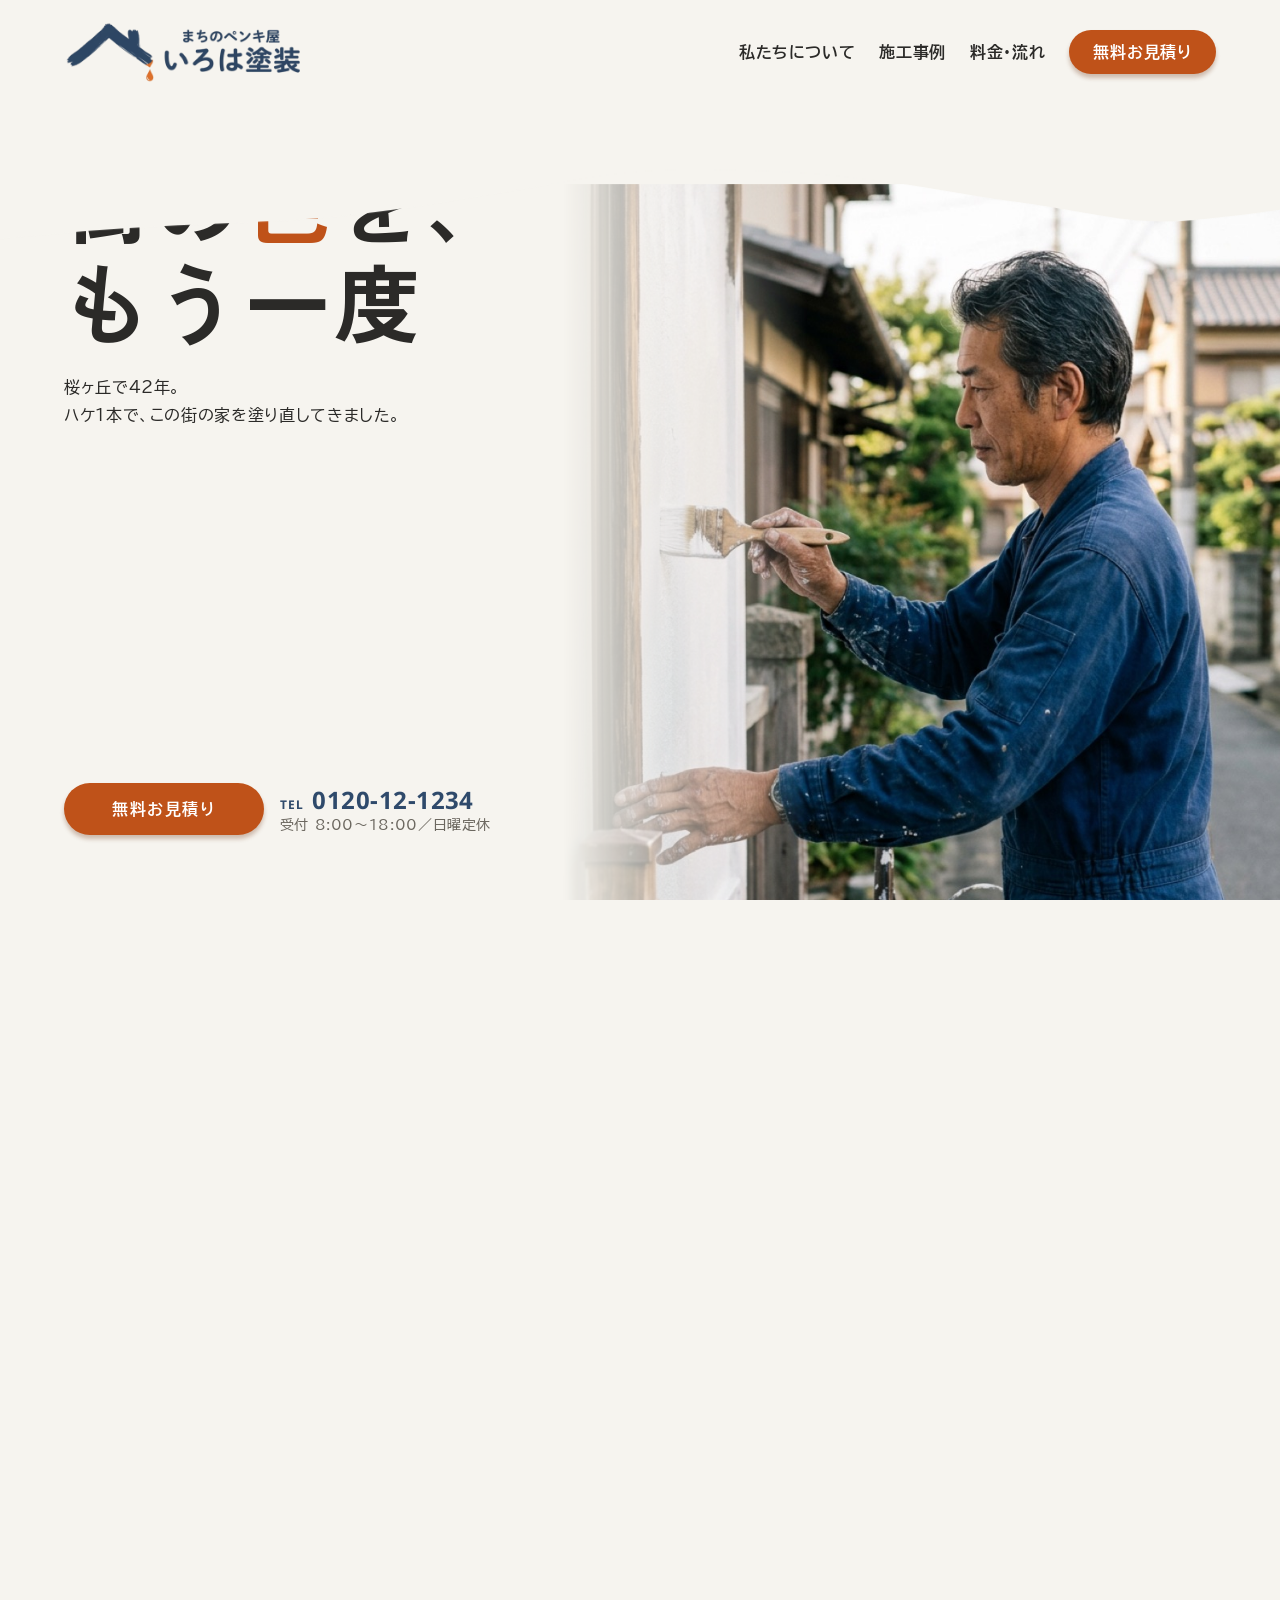
<file: index.html>
<!DOCTYPE html>
<html lang="ja">
<head>
  <meta charset="UTF-8">
  <meta name="viewport" content="width=device-width, initial-scale=1">
  <!-- 架空の番号なので、iPhoneが電話番号を自動でリンクにしないようにする -->
  <meta name="format-detection" content="telephone=no">
  <title>まちのペンキ屋 いろは塗装｜桜ヶ丘市の外壁・屋根塗装</title>
  <meta name="description" content="桜ヶ丘で42年。自社職人が見積りから施工、点検まで担当する、地域密着の外壁・屋根塗装店です。見積り無料。">

  <!-- Google Fonts：見出し=Zen Kaku Gothic Antique / 本文=BIZ UDPGothic / 数字・英字=Noto Sans -->
  <link rel="preconnect" href="https://fonts.googleapis.com">
  <link rel="preconnect" href="https://fonts.gstatic.com" crossorigin>
  <link href="https://fonts.googleapis.com/css2?family=BIZ+UDPGothic:wght@400;700&family=Noto+Sans:wght@400;700&family=Zen+Kaku+Gothic+Antique:wght@700&display=swap" rel="stylesheet">

  <link rel="stylesheet" href="css/reset.css">
  <link rel="stylesheet" href="css/style.css">
</head>
<body>

  <!-- ① ヘッダー -->
  <header class="header">
    <a class="header__logo" href="index.html">
      <img src="images/logo.png" alt="まちのペンキ屋 いろは塗装" width="560" height="150">
    </a>
    <nav class="header__nav" aria-label="メインメニュー">
      <ul class="header__nav-list">
        <li><a href="#message">私たちについて</a></li>
        <li><a href="#works">施工事例</a></li>
        <li><a href="#price">料金・流れ</a></li>
      </ul>
    </nav>
    <a class="button button--accent header__button" href="contact.html">無料お見積り</a>
  </header>

  <main>

    <!-- ② ヒーロー -->
    <section class="hero">
      <div class="hero__content">
        <h1 class="hero__title">街の<span class="hero__title-accent">色</span>を、<br>もう一度</h1>
        <p class="hero__lead">桜ヶ丘で42年。<br>ハケ1本で、この街の家を塗り直してきました。</p>
        <div class="hero__actions">
          <a class="button button--accent button--large" href="contact.html">無料お見積り</a>
          <p class="tel">
            <span class="tel__number">0120-12-1234</span>
            <span class="tel__time">受付 8:00〜18:00／日曜定休</span>
          </p>
        </div>
      </div>
      <div class="hero__media">
        <img src="images/photo/hero-painter.jpg" alt="藍色の作業着の職人が、ハケで外壁を丁寧に塗っている様子" width="893" height="1600">
      </div>
      <!-- ペンキの面。下端の波（写真の上端の波）ごと、スクロールで下へ流れる -->
      <div class="hero__paint" aria-hidden="true">
        <!-- 波が上下に揺れても切れないよう、描く範囲を広めに取っている。動きは js/drip.js -->
        <svg class="hero__wave" viewBox="0 0 1440 120" preserveAspectRatio="none">
          <path d="M0 0H1440V60C1300 74 1180 48 1020 52C840 56 700 46 520 54C340 62 160 66 0 70Z"/>
        </svg>
      </div>
    </section>

    <!-- ヒーローのあとに続く本編。ペンキで塗りつぶされたあと、ここが浮かび上がる -->
    <div class="page-rest">

      <!-- ③ 代表メッセージ -->
      <section class="message section" id="message">
        <div class="message__inner container">
          <img class="message__image" src="images/photo/message-owner.jpg" alt="いろは塗装 代表 伊呂波 誠の笑顔の写真" width="1600" height="872">
          <div class="message__text">
            <div>
              <p class="section-label">MESSAGE</p>
              <h2 class="heading">「うちに頼んでよかった」と<br>言われる仕事を。</h2>
              <div class="message__body">
                <p>父がこの店をはじめてから、42年が経ちました。</p>
                <p>塗装は、塗っているあいだより、塗ったあとの時間のほうがずっと長い仕事です。</p>
                <p>10年後に「やっぱりいろはさんでよかった」と言ってもらえるように、<br class="pc-only">見えない下地の作業から、ひと塗りずつ手を抜かずに仕上げます。</p>
              </div>
            </div>
            <p class="message__sign">いろは塗装 代表<span>伊呂波 誠</span></p>
          </div>
        </div>
      </section>

      <!-- ④ 実績の数字 -->
      <section class="numbers" aria-labelledby="numbers-title">
        <div class="container">
          <h2 id="numbers-title" class="visually-hidden">いろは塗装の実績</h2>
          <dl class="numbers__list">
            <div class="numbers__item">
              <dt>創業から</dt>
              <dd><span class="numbers__value">42</span>年</dd>
            </div>
            <div class="numbers__item">
              <dt>施工実績</dt>
              <dd><span class="numbers__value">3,200</span>件</dd>
            </div>
            <div class="numbers__item">
              <dt>ご紹介・リピート</dt>
              <dd><span class="numbers__value">68</span>%</dd>
            </div>
          </dl>
          <p class="note numbers__note">※2026年10月時点・自社集計</p>
        </div>
      </section>

      <!-- ⑤ お悩み -->
      <section class="trouble section">
        <div class="container">
          <div class="section-head">
            <p class="section-label">TROUBLE</p>
            <h2 class="heading">こんなお悩み、<br class="sp-only">まずはご相談ください。</h2>
          </div>
          <ul class="trouble__list">
            <li class="card">
              <img class="card__image" src="images/photo/trouble-fade.jpg" alt="日に焼けて色あせた外壁のアップ" width="1408" height="768" loading="lazy">
              <div class="card__body">
                <h3 class="card__title">外壁の色があせてきた</h3>
                <p>新築のころより、なんだかくすんで見える</p>
              </div>
            </li>
            <li class="card">
              <img class="card__image" src="images/photo/trouble-crack.jpg" alt="外壁に入った細いひび割れのアップ" width="1408" height="768" loading="lazy">
              <div class="card__body">
                <h3 class="card__title">ひび割れ・剥がれが気になる</h3>
                <p>小さなひびから、雨水が入ることも</p>
              </div>
            </li>
            <li class="card">
              <img class="card__image" src="images/photo/trouble-flyer.jpg" alt="塗装業者のチラシを何枚も手に取って、見比べている様子" width="1408" height="768" loading="lazy">
              <div class="card__body">
                <h3 class="card__title">どこに頼めばいいか分からない</h3>
                <p>飛び込みの業者に、急かされて不安</p>
              </div>
            </li>
          </ul>
          <p class="trouble__closing">ひとつでも当てはまったら、<br>まずは<strong>無料の現地調査</strong>を。</p>
          <!-- 「相談しよう」と思った場所ですぐ行動できるように、呼びかけの直下に置く -->
          <div class="action-row">
            <a class="button button--accent button--large" href="contact.html">無料お見積りはこちら</a>
            <p class="tel">
              <span class="tel__number">0120-12-1234</span>
              <span class="tel__time">受付 8:00〜18:00／日曜定休</span>
            </p>
          </div>
        </div>
      </section>

      <!-- ⑥ 選ばれる3つの理由 -->
      <section class="reason section section--sub">
        <div class="container">
          <div class="section-head">
            <p class="section-label">REASON</p>
            <h2 class="heading">選ばれる3つの理由</h2>
          </div>
          <ol class="reason__list">
            <li class="reason__item">
              <img class="reason__image" src="images/photo/reason-team.jpg" alt="藍色の作業着をそろえた、いろは塗装の職人たち" width="1408" height="768" loading="lazy">
              <div class="reason__text">
                <p class="reason__num">01</p>
                <div>
                  <h3 class="reason__title">自社職人が、最後まで。</h3>
                  <p>下請けには出しません。お見積りに伺った職人が、そのまま塗ります。</p>
                </div>
              </div>
            </li>
            <li class="reason__item">
              <img class="reason__image" src="images/photo/reason-estimate.jpg" alt="代表がお客さまに見積書の内容を説明している様子" width="1408" height="768" loading="lazy">
              <div class="reason__text">
                <p class="reason__num">02</p>
                <div>
                  <h3 class="reason__title">見積り無料。追加料金なし。</h3>
                  <p>何にいくらかかるのか、項目ごとにご説明します。<br class="pc-only">お見積り後の追加請求はありません。</p>
                </div>
              </div>
            </li>
            <li class="reason__item">
              <img class="reason__image" src="images/photo/reason-inspection.jpg" alt="塗り終えた外壁を点検する職人" width="1408" height="768" loading="lazy">
              <div class="reason__text">
                <p class="reason__num">03</p>
                <div>
                  <h3 class="reason__title">塗ったあとも、ご近所づきあい。</h3>
                  <p>1年、3年、5年の無料点検に伺います。気になることがあれば、いつでも。</p>
                </div>
              </div>
            </li>
          </ol>
        </div>
      </section>

      <!-- ⑦ 色見本（js/color-sim.js） -->
      <section class="color section" id="color">
        <div class="container container--narrow">
          <div class="section-head">
            <p class="section-label">COLOR</p>
            <h2 class="heading">色を選んで、<br class="sp-only">わが家をイメージ</h2>
            <p class="section-head__lead">外壁の色は、家の印象をガラリと変えます。<br>気になる色を押してみてください。</p>
          </div>
          <div class="color__body">
            <div class="color__house">
              <svg viewBox="0 0 400 320" role="img" aria-label="選んだ外壁の色で塗られた、2階建ての家のイラスト">
                <rect x="0" y="300" width="400" height="20" fill="#CFC6B5"/>
                <polygon id="roof" points="40,120 200,30 360,120" fill="#3D4148"/>
                <path id="wall" d="M70 112 L330 112 L330 300 L70 300 Z" fill="#F2EEE6" stroke="#B9B2A5" stroke-width="1"/>
                <rect x="60" y="196" width="280" height="10" fill="#3D4148"/>
                <g fill="#BFD2E0" stroke="#5A5C5E" stroke-width="4">
                  <rect id="window" x="100" y="135" width="60" height="44"/>
                  <rect x="240" y="135" width="60" height="44"/>
                  <rect x="100" y="225" width="60" height="44"/>
                </g>
                <rect id="door" x="236" y="222" width="52" height="78" fill="#8A5A3C"/>
                <circle cx="278" cy="262" r="3" fill="#E8D9B0"/>
                <!-- 帯から垂れるペンキ。色は CSS の --drip-color に連動する -->
                <g class="color__house-drip">
                  <path d="M182 204h8v14a4 4 0 0 1-8 0z"/>
                  <path d="M206 204h8v26a4 4 0 0 1-8 0z"/>
                  <path d="M318 204h8v10a4 4 0 0 1-8 0z"/>
                </g>
              </svg>
            </div>
            <div class="color__panel">
              <ul class="color__chips" aria-label="外壁の色">
                <!-- チップは color-sim.js の配列から生成する -->
              </ul>
              <div class="color__info" aria-live="polite">
                <p class="color__name">ウォームホワイト</p>
                <p class="color__desc">明るく清潔感。どんな屋根にも合う定番</p>
              </div>
              <div class="color__action">
                <a class="button button--main color__button" href="contact.html">この色で相談する</a>
                <p class="note">※画面の色は実際の塗料と見え方が異なります。現地で色見本板をお持ちします。</p>
              </div>
            </div>
          </div>
        </div>
      </section>

      <!-- ⑧ 施工事例（垂れ演出なし） -->
      <section class="works section section--sub" id="works">
        <div class="container container--narrow">
          <div class="section-head">
            <p class="section-label">WORKS</p>
            <h2 class="heading">施工事例</h2>
          </div>
          <ul class="works__list">
            <li class="works__card">
              <figure class="works__figure works__figure--before">
                <img src="images/photo/works-s-before.jpg" alt="S様邸 塗装前。色あせた外壁" width="1408" height="768" loading="lazy">
                <figcaption class="works__tag">Before</figcaption>
              </figure>
              <figure class="works__figure works__figure--after">
                <img src="images/photo/works-s-after.jpg" alt="S様邸 塗装後。グレージュの外壁" width="1408" height="768" loading="lazy">
                <figcaption class="works__tag works__tag--after">After</figcaption>
              </figure>
              <div class="works__body">
                <h3 class="works__title">桜ヶ丘市 S様邸</h3>
                <dl class="works__meta">
                  <div><dt>工事</dt><dd>外壁塗装</dd></div>
                  <div><dt>色</dt><dd>グレージュ</dd></div>
                  <div><dt>工期</dt><dd>12日</dd></div>
                </dl>
              </div>
            </li>
            <li class="works__card">
              <figure class="works__figure works__figure--before">
                <img src="images/photo/works-k-before.jpg" alt="K様邸 塗装前。色あせた外壁" width="1408" height="768" loading="lazy">
                <figcaption class="works__tag">Before</figcaption>
              </figure>
              <figure class="works__figure works__figure--after">
                <img src="images/photo/works-k-after.jpg" alt="K様邸 塗装後。ネイビーの外壁" width="1408" height="768" loading="lazy">
                <figcaption class="works__tag works__tag--after">After</figcaption>
              </figure>
              <div class="works__body">
                <h3 class="works__title">桜ヶ丘市 K様邸</h3>
                <dl class="works__meta">
                  <div><dt>工事</dt><dd>外壁・屋根塗装</dd></div>
                  <div><dt>色</dt><dd>ネイビー</dd></div>
                  <div><dt>工期</dt><dd>16日</dd></div>
                </dl>
              </div>
            </li>
            <li class="works__card">
              <figure class="works__figure works__figure--before">
                <img src="images/photo/works-m-before.jpg" alt="M様邸 塗装前。くすんだ外壁" width="1408" height="768" loading="lazy">
                <figcaption class="works__tag">Before</figcaption>
              </figure>
              <figure class="works__figure works__figure--after">
                <img src="images/photo/works-m-after.jpg" alt="M様邸 塗装後。ウォームホワイトの外壁" width="1408" height="768" loading="lazy">
                <figcaption class="works__tag works__tag--after">After</figcaption>
              </figure>
              <div class="works__body">
                <h3 class="works__title">桜ヶ丘市 M様邸</h3>
                <dl class="works__meta">
                  <div><dt>工事</dt><dd>外壁塗装</dd></div>
                  <div><dt>色</dt><dd>ウォームホワイト</dd></div>
                  <div><dt>工期</dt><dd>10日</dd></div>
                </dl>
              </div>
            </li>
          </ul>
          <!-- 仕上がりを見て「うちも」と思った場所にも置く -->
          <div class="action-row">
            <a class="button button--accent button--large" href="contact.html">無料お見積りはこちら</a>
            <p class="tel">
              <span class="tel__number">0120-12-1234</span>
              <span class="tel__time">受付 8:00〜18:00／日曜定休</span>
            </p>
          </div>
        </div>
      </section>

      <!-- ⑨ 料金とご依頼の流れ -->
      <section class="price section" id="price">
        <div class="container">
          <div class="section-head">
            <p class="section-label">PRICE &amp; FLOW</p>
            <h2 class="heading">料金とご依頼の流れ</h2>
          </div>

          <div class="price__box">
            <h3 class="price__title">料金の目安<span>（30坪の場合・税込）</span></h3>
            <table class="price__table">
              <tbody>
                <tr><th scope="row">外壁塗装</th><td><span>85</span>万円〜</td></tr>
                <tr><th scope="row">屋根塗装</th><td><span>45</span>万円〜</td></tr>
                <tr><th scope="row">外壁＋屋根セット</th><td><span>120</span>万円〜</td></tr>
              </tbody>
            </table>
            <p class="note price__note">現地調査・お見積りは無料です。建物の状態により金額は変わります。</p>
          </div>

          <h3 class="flow-title">ご依頼の流れ</h3>
          <ol class="flow">
            <li class="flow__item">
              <img class="flow__icon" src="images/icon/flow-1.png" alt="" width="144" height="144" loading="lazy">
              <p class="flow__step">STEP 1</p>
              <h4 class="flow__title">お問い合わせ</h4>
              <p class="flow__text">お電話かフォームから</p>
            </li>
            <li class="flow__item">
              <img class="flow__icon" src="images/icon/flow-2.png" alt="" width="144" height="144" loading="lazy">
              <p class="flow__step">STEP 2</p>
              <h4 class="flow__title">現地調査</h4>
              <p class="flow__text">職人が建物の状態を確認（約1時間・無料）</p>
            </li>
            <li class="flow__item">
              <img class="flow__icon" src="images/icon/flow-3.png" alt="" width="144" height="144" loading="lazy">
              <p class="flow__step">STEP 3</p>
              <h4 class="flow__title">お見積り</h4>
              <p class="flow__text">項目ごとに明細でご説明</p>
            </li>
            <li class="flow__item">
              <img class="flow__icon" src="images/icon/flow-4.png" alt="" width="144" height="144" loading="lazy">
              <p class="flow__step">STEP 4</p>
              <h4 class="flow__title">施工</h4>
              <p class="flow__text"><span class="phrase">ご近所への</span><span class="phrase">ごあいさつも</span><span class="phrase">私たちが</span></p>
            </li>
            <li class="flow__item">
              <img class="flow__icon" src="images/icon/flow-5.png" alt="" width="144" height="144" loading="lazy">
              <p class="flow__step">STEP 5</p>
              <h4 class="flow__title">完了・点検</h4>
              <p class="flow__text"><span class="phrase">1年・3年・5年の</span><span class="phrase">無料点検</span></p>
            </li>
          </ol>
        </div>
      </section>

      <!-- ⑩ CTA -->
      <section class="cta" id="contact">
        <div class="container cta__inner">
          <h2 class="cta__title"><span class="phrase">まずは、</span><span class="phrase">お気軽に</span><span class="phrase">ご相談ください。</span></h2>
          <p class="cta__text"><span class="phrase">見積りだけでも大丈夫です。</span><span class="phrase">無理な営業はいたしません。</span></p>
          <div class="cta__actions">
            <p class="tel tel--light">
              <span class="tel__number">0120-12-1234</span>
              <span class="tel__time">受付 8:00〜18:00／日曜定休</span>
            </p>
            <a class="button button--accent button--large button--drip" href="contact.html">無料お見積りはこちら</a>
          </div>
        </div>
      </section>

      <!-- ⑪ フッター -->
      <footer class="footer">
        <div class="footer__inner">
          <p class="footer__logo"><img src="images/logo.png" alt="まちのペンキ屋 いろは塗装" width="560" height="150" loading="lazy"></p>
          <address class="footer__address">
            〒000-0000 桜ヶ丘市いろは町1-6-4<br>
            対応エリア：桜ヶ丘市・周辺地域
          </address>
        </div>
        <p class="footer__note"><span class="phrase">※ポートフォリオ用に制作した架空の店舗のサイトです。</span><span class="phrase">店名・実績・料金・電話番号・住所はすべて架空で、</span><span class="phrase">写真はAI生成です。</span></p>
      </footer>

    </div>
  </main>

  <script src="js/drip.js"></script>
  <script src="js/color-sim.js"></script>
  <script src="js/fade-in.js"></script>
</body>
</html>
</file>
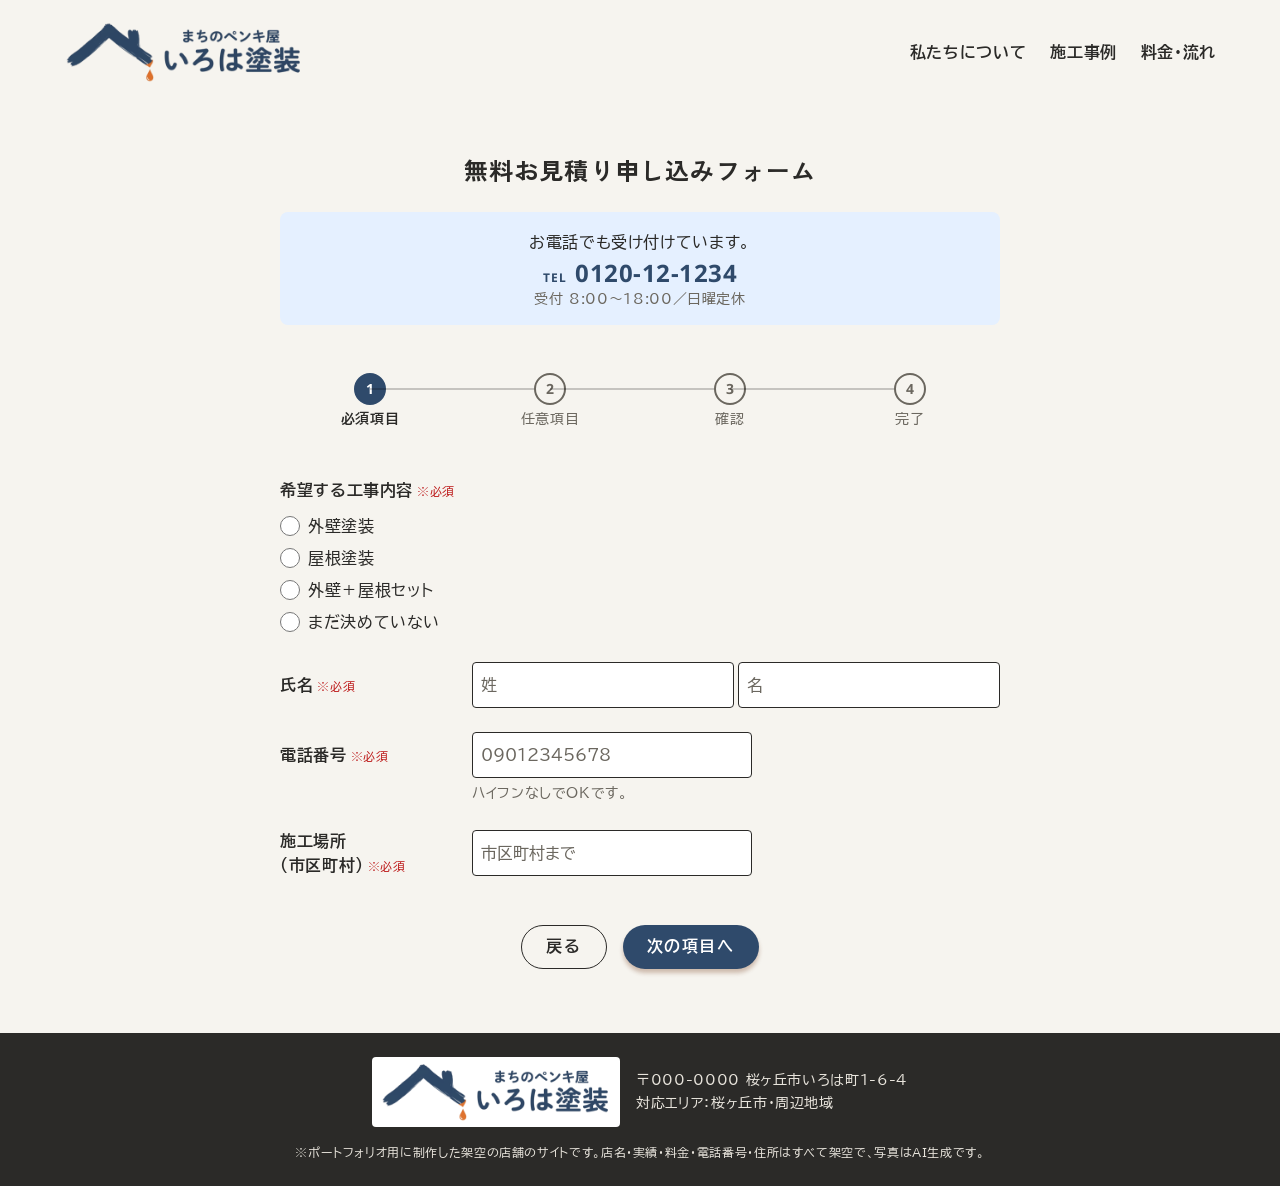
<file: contact.html>
<!DOCTYPE html>
<html lang="ja">
<head>
  <meta charset="UTF-8">
  <meta name="viewport" content="width=device-width, initial-scale=1">
  <!-- 架空の番号なので、iPhoneが電話番号を自動でリンクにしないようにする -->
  <meta name="format-detection" content="telephone=no">
  <title>無料お見積り申し込みフォーム｜まちのペンキ屋 いろは塗装</title>
  <meta name="description" content="桜ヶ丘市の外壁・屋根塗装店、いろは塗装の無料お見積り申し込みフォームです。お名前とご連絡先など、最小限の入力で申し込めます。お電話でも受け付けています。">

  <link rel="preconnect" href="https://fonts.googleapis.com">
  <link rel="preconnect" href="https://fonts.gstatic.com" crossorigin>
  <link href="https://fonts.googleapis.com/css2?family=BIZ+UDPGothic:wght@400;700&family=Noto+Sans:wght@400;700&family=Zen+Kaku+Gothic+Antique:wght@700&display=swap" rel="stylesheet">

  <link rel="stylesheet" href="css/reset.css">
  <link rel="stylesheet" href="css/style.css">
</head>
<body>

  <!-- ヘッダー：トップページと同じ。このページ自体がフォームなので、お見積りボタンは置かない -->
  <header class="header">
    <a class="header__logo" href="index.html">
      <img src="images/logo.png" alt="まちのペンキ屋 いろは塗装" width="560" height="150">
    </a>
    <nav class="header__nav" aria-label="メインメニュー">
      <ul class="header__nav-list">
        <li><a href="index.html#message">私たちについて</a></li>
        <li><a href="index.html#works">施工事例</a></li>
        <li><a href="index.html#price">料金・流れ</a></li>
      </ul>
    </nav>
  </header>

  <main class="contact">
    <div class="container container--narrow">

      <h1 class="heading contact__title">無料お見積り申し込みフォーム</h1>

      <!-- 電話で問い合わせる人も多いと想定して、入力の前に番号を見せる -->
      <div class="contact__tel">
        <p>お電話でも受け付けています。</p>
        <p class="tel">
          <span class="tel__number">0120-12-1234</span>
          <span class="tel__time">受付 8:00〜18:00／日曜定休</span>
        </p>
      </div>

      <noscript>
        <p class="form-noscript">このフォームはJavaScriptを使っています。お手数ですが、お電話でお問い合わせください。</p>
      </noscript>

      <!-- 進み具合。全部でいくつあって今どこかが分かると、入力を続けやすい。
           状態は js/contact-form.js が付ける。フォームと同じくJSなしでは出さないので hidden にしている -->
      <ol class="form-progress" id="form-progress" aria-label="入力の進み具合" hidden>
        <li class="form-progress__item"><span class="form-progress__num">1</span>必須項目</li>
        <li class="form-progress__item"><span class="form-progress__num">2</span>任意項目</li>
        <li class="form-progress__item"><span class="form-progress__num">3</span>確認</li>
        <li class="form-progress__item"><span class="form-progress__num">4</span>完了</li>
      </ol>

      <!-- novalidate：ブラウザ標準の吹き出しを止めて、js/contact-form.js のエラー表示に統一する -->
      <form class="form" id="estimate-form" novalidate>

        <!-- 画面1：必須項目 -->
        <section class="form-step" data-step="1" aria-labelledby="step1-title" hidden>
          <h2 class="visually-hidden" id="step1-title" tabindex="-1">必須項目の入力</h2>

          <fieldset class="form-group" data-field="work">
            <legend class="form-label">希望する工事内容<span class="form-required">※必須</span></legend>
            <div class="form-choices">
              <label class="form-choice"><input type="radio" name="work" value="外壁塗装">外壁塗装</label>
              <label class="form-choice"><input type="radio" name="work" value="屋根塗装">屋根塗装</label>
              <label class="form-choice"><input type="radio" name="work" value="外壁＋屋根セット">外壁＋屋根セット</label>
              <label class="form-choice"><input type="radio" name="work" value="まだ決めていない">まだ決めていない</label>
            </div>
            <p class="form-error" hidden></p>
          </fieldset>

          <fieldset class="form-group form-row" data-field="name">
            <legend class="form-label">氏名<span class="form-required">※必須</span></legend>
            <div class="form-inputs">
              <label class="form-input-wrap">
                <span class="visually-hidden">姓</span>
                <input class="form-input" type="text" name="familyName" placeholder="姓" autocomplete="family-name">
              </label>
              <label class="form-input-wrap">
                <span class="visually-hidden">名</span>
                <input class="form-input" type="text" name="givenName" placeholder="名" autocomplete="given-name">
              </label>
            </div>
            <p class="form-error" hidden></p>
          </fieldset>

          <div class="form-group form-row" data-field="tel">
            <label class="form-label" for="tel">電話番号<span class="form-required">※必須</span></label>
            <div class="form-inputs">
              <!-- aria-describedby：入力欄に移動したときに、下の案内も読み上げられるようにする -->
              <input class="form-input form-input--medium" id="tel" type="tel" name="tel" placeholder="09012345678" autocomplete="tel" aria-describedby="tel-hint">
            </div>
            <p class="form-hint" id="tel-hint">ハイフンなしでOKです。</p>
            <p class="form-error" hidden></p>
          </div>

          <div class="form-group form-row" data-field="city">
            <label class="form-label" for="city">施工場所<br class="pc-only">（市区町村）<span class="form-required">※必須</span></label>
            <div class="form-inputs">
              <input class="form-input form-input--medium" id="city" type="text" name="city" placeholder="市区町村まで" autocomplete="address-level2">
            </div>
            <p class="form-error" hidden></p>
          </div>

          <div class="form-actions">
            <a class="button button--outline" href="index.html">戻る</a>
            <button class="button button--main button--raised" type="submit">次の項目へ</button>
          </div>
        </section>

        <!-- 画面2：分かる範囲で（任意） -->
        <section class="form-step" data-step="2" aria-labelledby="step2-title" hidden>
          <div class="form-step-head">
            <h2 class="form-step-title" id="step2-title" tabindex="-1">分かる範囲で教えてください。</h2>
            <p class="form-step-lead">お見積りの際の参考にします。</p>
          </div>

          <div class="form-group form-row" data-field="email">
            <label class="form-label" for="email">メールアドレス</label>
            <div class="form-inputs">
              <input class="form-input" id="email" type="email" name="email" placeholder="example@example.com" autocomplete="email">
            </div>
            <p class="form-error" hidden></p>
          </div>

          <fieldset class="form-group">
            <legend class="form-label">連絡方法の希望</legend>
            <div class="form-choices">
              <label class="form-choice"><input type="radio" name="contactMethod" value="電話">電話</label>
              <label class="form-choice"><input type="radio" name="contactMethod" value="メール">メール</label>
            </div>
          </fieldset>

          <fieldset class="form-group">
            <legend class="form-label">連絡可能な時間帯</legend>
            <div class="form-choices">
              <label class="form-choice"><input type="checkbox" name="contactTime" value="午前">午前</label>
              <label class="form-choice"><input type="checkbox" name="contactTime" value="午後">午後</label>
              <label class="form-choice"><input type="checkbox" name="contactTime" value="夕方">夕方</label>
              <label class="form-choice"><input type="checkbox" name="contactTime" value="いつでも">いつでも</label>
            </div>
          </fieldset>

          <fieldset class="form-group">
            <legend class="form-label">建物の種類</legend>
            <div class="form-choices">
              <label class="form-choice"><input type="radio" name="building" value="戸建て">戸建て</label>
              <label class="form-choice"><input type="radio" name="building" value="アパート・マンション">アパート・マンション</label>
              <label class="form-choice"><input type="radio" name="building" value="店舗">店舗</label>
              <label class="form-choice"><input type="radio" name="building" value="その他">その他</label>
            </div>
          </fieldset>

          <fieldset class="form-group">
            <legend class="form-label">築年数</legend>
            <div class="form-choices">
              <label class="form-choice"><input type="radio" name="age" value="〜10年">〜10年</label>
              <label class="form-choice"><input type="radio" name="age" value="10〜20年">10〜20年</label>
              <label class="form-choice"><input type="radio" name="age" value="20〜30年">20〜30年</label>
              <label class="form-choice"><input type="radio" name="age" value="30年以上">30年以上</label>
              <label class="form-choice"><input type="radio" name="age" value="わからない">わからない</label>
            </div>
          </fieldset>

          <fieldset class="form-group">
            <legend class="form-label">気になっている症状（複数可）</legend>
            <div class="form-choices">
              <label class="form-choice"><input type="checkbox" name="symptom" value="色あせ">色あせ</label>
              <label class="form-choice"><input type="checkbox" name="symptom" value="ひび割れ">ひび割れ</label>
              <label class="form-choice"><input type="checkbox" name="symptom" value="剥がれ">剥がれ</label>
              <label class="form-choice"><input type="checkbox" name="symptom" value="手に白い粉がつく">手に白い粉がつく</label>
              <label class="form-choice"><input type="checkbox" name="symptom" value="雨漏り">雨漏り</label>
              <label class="form-choice"><input type="checkbox" name="symptom" value="その他">その他</label>
            </div>
            <label class="form-input-wrap form-other">
              <span class="visually-hidden">その他の症状の内容</span>
              <input class="form-input" type="text" name="symptomOther">
            </label>
          </fieldset>

          <!-- 色の丸は色だけでは伝わらないので、label に名前を持たせ、選んだ色の名前も文字で出す -->
          <fieldset class="form-group">
            <legend class="form-label">ご希望の色</legend>
            <div class="form-colors">
              <label class="form-color" style="--chip-color: #F2EEE6"><input type="radio" name="color" value="ウォームホワイト"><span class="visually-hidden">ウォームホワイト</span></label>
              <label class="form-color" style="--chip-color: #EDE3CC"><input type="radio" name="color" value="アイボリー"><span class="visually-hidden">アイボリー</span></label>
              <label class="form-color" style="--chip-color: #D8C7A8"><input type="radio" name="color" value="ベージュ"><span class="visually-hidden">ベージュ</span></label>
              <label class="form-color" style="--chip-color: #B7AFA3"><input type="radio" name="color" value="グレージュ"><span class="visually-hidden">グレージュ</span></label>
              <label class="form-color" style="--chip-color: #C9CBCC"><input type="radio" name="color" value="ライトグレー"><span class="visually-hidden">ライトグレー</span></label>
              <label class="form-color" style="--chip-color: #4A4C4E"><input type="radio" name="color" value="チャコール"><span class="visually-hidden">チャコール</span></label>
              <label class="form-color" style="--chip-color: #2F3E55"><input type="radio" name="color" value="ネイビー"><span class="visually-hidden">ネイビー</span></label>
              <label class="form-color" style="--chip-color: #7A8263"><input type="radio" name="color" value="モスグリーン"><span class="visually-hidden">モスグリーン</span></label>
            </div>
            <p class="form-color-name" id="color-name" hidden></p>
            <div class="form-choices">
              <label class="form-choice"><input type="radio" name="color" value="まだ決めていない">まだ決めていない</label>
            </div>
          </fieldset>

          <div class="form-group">
            <label class="form-label" for="message">その他のご相談</label>
            <textarea class="form-input form-textarea" id="message" name="message" rows="3"></textarea>
          </div>

          <div class="form-group form-consent" data-field="consent">
            <label class="form-choice"><input type="checkbox" name="consent" value="同意する">個人情報の取り扱いへの同意<span class="form-required">※必須</span></label>
            <p class="form-error" hidden></p>
          </div>

          <div class="form-actions">
            <button class="button button--outline" type="button" data-back>戻る</button>
            <button class="button button--main button--raised" type="submit">確認画面へ</button>
          </div>
        </section>

        <!-- 画面3：確認（一覧の中身は JS が入力内容から作る） -->
        <section class="form-step" data-step="3" aria-labelledby="step3-title" hidden>
          <div class="form-step-head">
            <h2 class="form-step-title" id="step3-title" tabindex="-1">入力内容をご確認ください。</h2>
            <p class="form-step-lead">修正するときは「戻る」を押してください。入力した内容はそのまま残ります。</p>
          </div>
          <dl class="form-summary" id="form-summary"></dl>
          <p class="note form-demo-note">※架空の店舗のサイトです。送信しても、入力内容はどこにも送られません。</p>
          <div class="form-actions">
            <button class="button button--outline" type="button" data-back>戻る</button>
            <button class="button button--accent" type="submit">この内容で送信する</button>
          </div>
        </section>

        <!-- 画面4：完了 -->
        <section class="form-step form-done" data-step="4" aria-labelledby="step4-title" hidden>
          <h2 class="form-step-title" id="step4-title" tabindex="-1">お申し込み<br class="sp-only">ありがとうございました。</h2>
          <p class="form-done__text">内容を確認のうえ、<br class="sp-only">担当の職人からご連絡します。</p>
          <p class="note">※架空の店舗のサイトのため、<br class="sp-only">実際の送信・ご連絡はありません。</p>
          <div class="form-actions">
            <a class="button button--main" href="index.html">トップページへ戻る</a>
          </div>
        </section>

      </form>
    </div>
  </main>

  <footer class="footer">
    <div class="footer__inner">
      <p class="footer__logo"><img src="images/logo.png" alt="まちのペンキ屋 いろは塗装" width="560" height="150" loading="lazy"></p>
      <address class="footer__address">
        〒000-0000 桜ヶ丘市いろは町1-6-4<br>
        対応エリア：桜ヶ丘市・周辺地域
      </address>
    </div>
    <p class="footer__note"><span class="phrase">※ポートフォリオ用に制作した架空の店舗のサイトです。</span><span class="phrase">店名・実績・料金・電話番号・住所はすべて架空で、</span><span class="phrase">写真はAI生成です。</span></p>
  </footer>

  <script src="js/contact-form.js"></script>
</body>
</html>
</file>
<file: css/style.css>
/* =========================================================
   いろは塗装 トップページ
   1. 変数  2. ベース  3. 共通パーツ  4. セクション（HTMLの順）
   スマホを基本に書き、PCは @media (min-width: 768px) で上書きする
   ========================================================= */

/* ---------- 1. 変数 ---------- */
:root {
  /* 背景 */
  --color-bg: #F6F4EF;         /* 漆喰：ページ全体 */
  --color-bg-sub: #EFE8DC;     /* 砂壁：セクションの交互背景 */
  --color-band: #E5F0FF;       /* 藍白：実績の帯、流れのカード */

  /* テキスト */
  --color-text: #2B2A28;       /* 墨：本文・見出し */
  --color-text-sub: #6B675F;   /* 鼠：注記。4.5:1以上を確保するためFigmaの#919191より濃くしている */

  /* メイン・アクセント */
  --color-main: #2F4A6B;       /* 藍 */
  --color-accent: #BF5219;     /* 朱：ボタン */
  --color-accent-dark: #A44614;
  --color-paint: #E07B39;      /* ペンキ朱：垂れ・装飾のみ。文字には使わない */

  /* 垂れの色。色見本のJSがここを書き換える */
  --drip-color: var(--color-paint);

  /* フォント */
  --font-heading: "Zen Kaku Gothic Antique", "Hiragino Sans", "Yu Gothic", sans-serif;
  --font-body: "BIZ UDPGothic", "Hiragino Sans", "Yu Gothic", sans-serif;
  --font-en: "Noto Sans", "Helvetica Neue", Arial, sans-serif;

  /* 余白（Figmaの変数と同じ値） */
  --space-xs: 4px;
  --space-s: 8px;
  --space-m: 16px;
  --space-l: 24px;
  --space-xl: 48px;
  --space-2xl: 64px;

  /* レイアウト */
  --content-width: 1080px;     /* 広いカラム */
  --content-narrow: 720px;     /* 狭いカラム */
  --gutter: 24px;
  --section-space: 48px;
  --radius: 8px;
  --shadow-cta: 0 4px 4px rgba(113, 52, 20, 0.3);

  /* ペンキ演出（--paint-y と --rest-opacity は js/drip.js が書き換える） */
  --header-height: 72px;
  --wave-height: 72px;
  --paint-y: 0px;
  --rest-opacity: 1;
}

@media (min-width: 768px) {
  :root {
    --section-space: var(--space-2xl);
    --gutter: 48px;
    --header-height: 104px;
    --wave-height: 120px;
  }
}

/* ---------- 2. ベース ---------- */
html {
  scroll-behavior: smooth;
}

body {
  background: var(--color-bg);
  color: var(--color-text);
  font-family: var(--font-body);
  font-size: 16px;
  line-height: 1.75;
  letter-spacing: 0.04em;
  -webkit-font-smoothing: antialiased;
}

img {
  display: block;
  max-width: 100%;
  height: auto;
}

a:focus-visible,
button:focus-visible {
  outline: 3px solid var(--color-main);
  outline-offset: 3px;
}

.visually-hidden {
  position: absolute;
  width: 1px;
  height: 1px;
  overflow: hidden;
  clip: rect(0 0 0 0);
  white-space: nowrap;
}

/* 言葉のまとまり：入りきらないときは、まとまりごと次の行へ送る。
   <br> と違って画面幅ごとに指定し直さなくてよく、1行に入る幅なら普通に1行で並ぶ */
.phrase {
  display: inline-block;
}

/* 改行を画面幅で出し分ける */
.pc-only { display: none; }
@media (min-width: 768px) {
  .pc-only { display: inline; }
  .sp-only { display: none; }
}

@media (prefers-reduced-motion: reduce) {
  html { scroll-behavior: auto; }
}

/* ---------- 3. 共通パーツ ---------- */
.container {
  max-width: calc(var(--content-width) + var(--gutter) * 2);
  margin-inline: auto;
  padding-inline: var(--gutter);
}

.container--narrow {
  max-width: calc(var(--content-narrow) + var(--gutter) * 2);
}

.section {
  padding-block: var(--section-space);
  scroll-margin-top: var(--space-m);
}

.section--sub {
  background: var(--color-bg-sub);
}

/* 見出しまわり */
.section-head {
  margin-bottom: var(--space-l);
  text-align: center;
}

.section-label {
  font-family: var(--font-en);
  font-size: 12px;
  line-height: 1;
  letter-spacing: 0.1em;
  color: var(--color-main);
}

.heading {
  margin-top: var(--space-s);
  font-family: var(--font-heading);
  font-size: 22px;
  font-weight: 700;
  line-height: 1.5;
  letter-spacing: 0.05em;
  text-wrap: balance;
}

.section-head__lead {
  margin-top: var(--space-l);
}

@media (min-width: 768px) {
  .section-head {
    margin-bottom: var(--space-xl);
  }

  .heading {
    font-size: 24px;
  }
}

/* ボタン：高さ44px以上を確保 */
.button {
  display: inline-flex;
  align-items: center;
  justify-content: center;
  min-height: 44px;
  padding: var(--space-s) var(--space-l);
  border-radius: 999px;
  font-weight: 700;
  line-height: 1.4;
  letter-spacing: 0.1em;
  text-decoration: none;
  transition: background-color 0.2s;
}

.button--accent {
  background: var(--color-accent);
  color: #fff;
  box-shadow: var(--shadow-cta);
}

.button--accent:hover {
  background: var(--color-accent-dark);
}

.button--main {
  background: var(--color-main);
  color: #fff;
}

.button--main:hover {
  background: #233A55;
}

.button--large {
  min-height: 52px;
  padding-inline: var(--space-xl);
}

/* CTAボタン：hoverで下に少し垂れる（CSSのみ） */
.button--drip {
  position: relative;
}

.button--drip::after {
  content: "";
  position: absolute;
  top: calc(100% - 6px);
  left: 30%;
  width: 10px;
  height: 0;
  border-radius: 0 0 5px 5px;
  background: inherit;
  transition: height 0.5s ease-in;
}

.button--drip:hover::after {
  height: 22px;
}

/* 電話番号 */
.tel {
  line-height: 1.4;
}

/* 架空の番号で、実在の番号と重なる可能性があるので、押しても発信しないようリンクにしていない */
.tel__number {
  display: inline-block;
  font-family: var(--font-en);
  font-size: 24px;
  font-weight: 700;
  letter-spacing: 0.02em;
  color: var(--color-main);
}

.tel__number::before {
  content: "TEL";
  margin-right: var(--space-s);
  font-size: 12px;
  letter-spacing: 0.1em;
}

.tel__time {
  display: block;
  font-size: 14px;
  color: var(--color-text-sub);
}

.tel--light .tel__number,
.tel--light .tel__time {
  color: #fff;
}

/* ページの途中に置く、お見積りボタンと電話番号のまとまり */
.action-row {
  display: flex;
  flex-direction: column;
  align-items: center;
  gap: var(--space-m);
  margin-top: var(--space-l);
  text-align: center;
}

.action-row .button {
  width: 100%; /* スマホでは親指で押しやすいように横幅いっぱいにする */
}

@media (min-width: 768px) {
  .action-row {
    flex-direction: row;
    justify-content: center;
    gap: var(--space-l);
    margin-top: var(--space-xl);
    text-align: left;
  }

  .action-row .button {
    width: auto;
  }
}

/* 注記：12pxの行間1.0では2行のときに詰まるので、14px・1.6にしている */
.note {
  font-size: 14px;
  line-height: 1.6;
  color: var(--color-text-sub);
}

/* カード（お悩み） */
.card {
  overflow: hidden;
  border-radius: var(--radius);
  background: #fff;
}

.card__image {
  width: 100%;
  aspect-ratio: 2 / 1;
  object-fit: cover;
}

.card__body {
  padding: var(--space-m);
}

.card__title {
  margin-bottom: var(--space-s);
  font-weight: 700;
  line-height: 1.5;
}

.card__body p {
  font-size: 14px;
  line-height: 1.6;
}

/* ---------- 4-1. ヘッダー ---------- */
/* ヒーローの上に重ねる。追従はせず、ページと一緒に上へ流れる */
.header {
  position: absolute;
  top: 0;
  left: 0;
  z-index: 3;
  display: flex;
  align-items: center;
  gap: var(--space-m);
  width: 100%;
  height: var(--header-height);
  padding-inline: var(--gutter);
}

.header__logo {
  margin-right: auto;
}

.header__logo img {
  width: 168px;
}

/* スマホではナビを隠し、ボタンだけ見せる */
.header__nav {
  display: none;
}

.header__button {
  padding-inline: var(--space-m);
  font-size: 14px;
  letter-spacing: 0.05em;
}

@media (min-width: 768px) {
  .header {
    gap: var(--space-l);
    padding-inline: var(--space-2xl);
  }

  .header__logo img {
    width: 240px;
  }

  .header__button {
    padding-inline: var(--space-l);
    font-size: 16px;
    white-space: nowrap;
  }
}

/* ナビは全部が1行に収まる幅から出す。768pxから出すと、語の途中で折り返してしまう */
@media (min-width: 900px) {
  .header__nav {
    display: block;
  }

  .header__nav-list {
    display: flex;
    gap: var(--space-l);
  }

  .header__nav-list a {
    display: inline-block;
    padding-block: var(--space-s);
    font-weight: 700;
    color: var(--color-text);
    text-decoration: none;
  }

  .header__nav-list a {
    white-space: nowrap;
  }

  .header__nav-list a:hover {
    color: var(--color-main);
    text-decoration: underline;
    text-underline-offset: 6px;
  }
}

/* ---------- 4-2. ヒーロー ---------- */
/* SPは写真が上・テキストが下。HTMLはテキストが先なので order で入れ替える */
.hero {
  position: relative;
  display: flex;
  flex-direction: column;
  min-height: 100svh;
  padding-top: var(--header-height);
  overflow: hidden;
  background: var(--color-bg);
}

.hero__media {
  position: relative;
  flex: 1;
  order: -1;
  min-height: 180px;
  /* 下端を背景に溶かす */
  -webkit-mask-image: linear-gradient(to bottom, #000 85%, transparent);
  mask-image: linear-gradient(to bottom, #000 85%, transparent);
}

.hero__media img {
  position: absolute;
  inset: 0;
  width: 100%;
  height: 100%;
  object-fit: cover;
  object-position: center 38%;
}

/* ペンキの面：ヒーローと同じ高さの箱を、下端がヘッダーの下に来るように上へ隠しておく。
   JSが --paint-y を増やすと、箱ごと下へ動いてヒーローを塗りつぶす */
.hero__paint {
  position: absolute;
  bottom: calc(100% - var(--header-height));
  left: 0;
  z-index: 2;
  width: 100%;
  height: 100%;
  background: var(--color-bg);
  transform: translateY(var(--paint-y));
  will-change: transform;
}

/* 箱の下端にくっついている波。描く範囲の上3分の1は、波が上に揺れたとき用の余白 */
.hero__wave {
  position: absolute;
  top: calc(100% - var(--wave-height) / 3 - 1px);
  left: 0;
  width: 100%;
  height: var(--wave-height);
  fill: var(--color-bg);
}

.hero__content {
  position: relative;
  padding: var(--space-m) var(--gutter) var(--space-l);
}

.hero__title {
  font-family: var(--font-heading);
  font-size: clamp(36px, 11vw, 48px);
  font-weight: 700;
  line-height: 1.15;
  letter-spacing: 0.05em;
}

.hero__title-accent {
  color: var(--color-accent);
}

.hero__lead {
  margin-top: var(--space-s);
  font-size: 15px;
}

.hero__actions {
  display: flex;
  flex-wrap: wrap;
  align-items: center;
  gap: var(--space-s) var(--space-l);
  margin-top: var(--space-m);
}

@media (min-width: 768px) {
  .hero {
    display: block;
    /* 中身の高さは .hero__content で確保する */
    padding-top: 0;
  }

  .hero__media {
    position: absolute;
    inset: var(--header-height) 0 0 auto;
    width: 56%;
    /* 左側を背景に溶かして、文字の読みやすさを確保する */
    -webkit-mask-image: linear-gradient(to right, transparent, #000 34%);
    mask-image: linear-gradient(to right, transparent, #000 34%);
  }

  .hero__media img {
    object-position: right 32%;
  }

  .hero__content {
    z-index: 1;
    display: flex;
    flex-direction: column;
    min-height: 100svh;
    padding: calc(var(--header-height) + var(--space-xl)) var(--space-2xl) var(--space-2xl);
  }

  .hero__title {
    /* 画面の幅と高さの両方に合わせて、1画面に収める */
    font-size: min(6.7vw, 12vh, 96px);
  }

  .hero__lead {
    margin-top: var(--space-l);
    font-size: 16px;
  }

  .hero__actions {
    margin-top: auto;
    padding-top: var(--space-l);
    gap: var(--space-m);
  }
}

/* タブレットでは横に並べると電話番号が写真に重なるので、縦に積む */
@media (min-width: 768px) and (max-width: 1023px) {
  .hero__actions {
    flex-direction: column;
    align-items: flex-start;
  }
}

/* ---------- 4-3. 本編の浮かび上がり ----------
   JSが動いて .is-paint-ready が付いたときだけ有効になる。
   JSなし・動きを減らす設定では、最初から全部が見える */
.is-paint-ready .page-rest {
  opacity: var(--rest-opacity);
}

/* フェードイン（js/fade-in.js がクラスを付ける）
   下から16px上がりながら現れる。transform は見た目だけを動かすので、ページの高さは変わらない */
.fade-in {
  opacity: 0;
  transform: translateY(16px);
}

/* transition は現れる側にだけ書く。隠すときは一瞬で、現れるときだけゆっくり動く */
.fade-in.is-visible {
  opacity: 1;
  transform: none;
  transition: opacity 0.8s ease, transform 0.8s ease;
}

/* ---------- 4-4. 代表メッセージ ---------- */
.message__inner {
  display: grid;
  gap: var(--space-l);
}

.message__image {
  width: 100%;
  aspect-ratio: 4 / 3;
  object-fit: cover;
  border-radius: var(--radius);
}

.message__body {
  margin-top: var(--space-m);
}

.message__body p {
  text-wrap: pretty; /* 最後の行に1〜2文字だけ残らないようにする */
}

.message__body p + p {
  margin-top: var(--space-m);
}

.message__sign {
  margin-top: var(--space-l);
  font-weight: 700;
  text-align: right;
}

.message__sign span {
  margin-left: var(--space-m);
  font-family: var(--font-heading);
  font-size: 18px;
}

@media (min-width: 768px) {
  .message__inner {
    grid-template-columns: minmax(280px, 396px) 1fr;
    gap: var(--space-xl);
  }

  .message__image {
    height: 100%;
    aspect-ratio: auto;
  }

  .message__text {
    display: flex;
    flex-direction: column;
    justify-content: space-between;
  }

  .message__body {
    max-width: 640px;
    margin-top: var(--space-l);
  }
}

/* ---------- 4-5. 実績の数字 ---------- */
.numbers {
  padding-block: var(--space-xl);
  background: var(--color-band);
}

.numbers__list {
  display: grid;
  grid-template-columns: repeat(3, minmax(0, 1fr));
  gap: var(--space-m);
  max-width: var(--content-narrow);
  margin-inline: auto;
  text-align: center;
}

.numbers__item dt {
  font-size: 12px;
  line-height: 1.5;
}

.numbers__item dd {
  font-size: 14px;
  line-height: 1.2;
  color: var(--color-main);
}

.numbers__value {
  margin-right: 2px;
  font-family: var(--font-en);
  font-size: 32px;
  font-weight: 700;
  letter-spacing: 0;
}

.numbers__note {
  margin-top: var(--space-m);
  text-align: center;
}

@media (min-width: 768px) {
  .numbers__list {
    /* 中身に合わせず等幅にして、項目の間隔をそろえる */
    max-width: 480px;
  }

  .numbers__value {
    font-size: 40px;
  }
}

/* ---------- 4-6. お悩み ---------- */
.trouble__list {
  display: grid;
  gap: var(--space-m);
}

.trouble__closing {
  margin-top: var(--space-l);
  font-family: var(--font-heading);
  font-size: 20px;
  font-weight: 700;
  line-height: 1.5;
  text-align: center;
}

.trouble__closing strong {
  /* ペンキでなぞったような下線 */
  background: linear-gradient(transparent 65%, rgba(224, 123, 57, 0.4) 65%);
}

@media (min-width: 768px) {
  .trouble__list {
    grid-template-columns: repeat(3, minmax(0, 1fr));
    gap: var(--space-l);
  }

  .trouble__closing {
    margin-top: var(--space-xl);
  }
}

/* ---------- 4-7. 選ばれる3つの理由 ---------- */
.reason__list {
  display: grid;
  gap: var(--space-xl);
}

.reason__image {
  width: 100%;
  aspect-ratio: 10 / 7;
  object-fit: cover;
  border-radius: var(--radius);
}

.reason__text {
  display: flex;
  align-items: center;
  gap: var(--space-m);
  margin-top: var(--space-m);
}

.reason__num {
  flex-shrink: 0;
  font-family: var(--font-en);
  font-size: 32px;
  font-weight: 700;
  line-height: 1;
  letter-spacing: 0;
  color: var(--color-main);
}

.reason__title {
  margin-bottom: var(--space-s);
  font-family: var(--font-heading);
  font-size: 18px;
  font-weight: 700;
  line-height: 1.5;
  text-wrap: balance;
}

@media (min-width: 768px) {
  .reason__item {
    display: grid;
    grid-template-columns: minmax(280px, 400px) 1fr;
    align-items: center;
    gap: var(--space-xl);
  }

  /* 2つ目だけ写真とテキストを左右反転する */
  .reason__item:nth-child(even) {
    grid-template-columns: 1fr minmax(280px, 400px);
  }

  .reason__item:nth-child(even) .reason__image {
    order: 1;
  }

  .reason__text {
    margin-top: 0;
  }

  .reason__num {
    font-size: 40px;
  }

  .reason__title {
    font-size: 20px;
  }
}

/* ---------- 4-8. 色見本 ---------- */
.color__body {
  display: grid;
  gap: var(--space-l);
}

.color__house {
  display: flex;
  align-items: center;
  padding: var(--space-m);
  border-radius: var(--radius);
  background: #fff;
}

.color__house svg {
  width: 100%;
}

#wall {
  transition: fill 0.4s;
}

.color__house-drip {
  fill: var(--drip-color);
  /* 白っぽい色を選んでも垂れの輪郭が見えるように */
  stroke: rgba(0, 0, 0, 0.25);
  stroke-width: 1;
  transition: fill 0.4s;
}

.color__panel {
  display: flex;
  flex-direction: column;
}

.color__chips {
  display: grid;
  grid-template-columns: repeat(4, 50px);
  justify-content: center; /* 間隔は24pxのまま、列全体を中央に置く。PCの列幅272pxにもちょうど収まる */
  gap: var(--space-l);
}

.color__chip {
  display: block;
  width: 50px;
  height: 50px;
  border: 1px solid rgba(0, 0, 0, 0.15);
  border-radius: 50%;
  background: var(--chip-color);
  cursor: pointer;
  transition: transform 0.2s;
}

.color__chip:hover {
  transform: scale(1.06);
}

/* 選択中のチップは、藍の二重線で囲む */
.color__chip[aria-pressed="true"] {
  box-shadow: 0 0 0 3px var(--color-bg), 0 0 0 5px var(--color-main);
}

.color__info {
  margin-top: var(--space-m);
  padding: var(--space-m);
  border-radius: var(--radius);
  background: #fff;
}

.color__name {
  font-weight: 700;
  line-height: 1.5;
}

.color__desc {
  font-size: 14px;
  line-height: 1.6;
  /* balance は行の長さをそろえるので、1行目の右が空いてしまう。
     pretty は1行目を使い切ったうえで、最後の行が短くなりすぎないように調整する */
  text-wrap: pretty;
}

.color__action {
  padding-top: var(--space-l);
}

.color__button {
  width: 100%;
  margin-bottom: var(--space-s);
}

@media (min-width: 768px) {
  .color__body {
    /* 右列の304px：一番長い説明文（約262px）がカードの内側に1行で収まる幅 */
    grid-template-columns: minmax(0, 1fr) 304px;
    gap: var(--space-xl);
  }

  /* 操作列の高さを絵に合わせ、ボタンと注記を下端にそろえる */
  .color__action {
    margin-top: auto;
  }
}

/* ---------- 4-9. 施工事例 ---------- */
.works__list {
  display: grid;
  gap: var(--space-xl);
}

.works__card {
  display: grid;
  grid-template-columns: 35fr 65fr;
  align-items: end;
  gap: var(--space-m) var(--space-s);
}

.works__figure {
  position: relative;
}

.works__figure img {
  width: 100%;
  aspect-ratio: 3 / 2;
  object-fit: cover;
  border-radius: var(--radius);
}

.works__tag {
  position: absolute;
  top: var(--space-s);
  left: var(--space-s);
  padding: 0 var(--space-s);
  border-radius: 4px;
  background: var(--color-text-sub);
  color: #fff;
  font-family: var(--font-en);
  font-size: 12px;
  line-height: 1.6;
  letter-spacing: 0.08em;
}

.works__tag--after {
  background: var(--color-accent);
}

.works__body {
  grid-column: 1 / -1;
}

.works__title {
  font-weight: 700;
  line-height: 1.5;
}

.works__meta {
  margin-top: var(--space-s);
  font-size: 14px;
  line-height: 1.7;
}

.works__meta div {
  display: flex;
  gap: var(--space-s);
}

.works__meta dt {
  color: var(--color-text-sub);
}

@media (min-width: 768px) {
  .works__list {
    gap: var(--space-l);
  }

  .works__card {
    /* 720 = Before 170 + After 370 + 文字 164 + 間隔 8×2 */
    grid-template-columns: 170px minmax(0, 1fr) 164px;
    align-items: center;
    gap: var(--space-s);
  }

  .works__figure--before {
    align-self: end;
  }

  .works__body {
    grid-column: auto;
    padding-left: var(--space-s);
  }
}

/* ---------- 4-10. 料金とご依頼の流れ ---------- */
.price__box {
  max-width: var(--content-narrow);
  margin-inline: auto;
  padding: var(--space-l);
  border-radius: var(--radius);
  background: #fff;
}

.price__title {
  margin-bottom: var(--space-m);
  font-family: var(--font-heading);
  font-size: 20px;
  font-weight: 700;
  line-height: 1.5;
  text-align: center;
}

.price__title span {
  font-family: var(--font-body);
  font-size: 14px;
  font-weight: 400;
}

.price__table {
  width: 100%;
}

.price__table tr {
  border-bottom: 1px solid #ECE7DD;
}

.price__table th,
.price__table td {
  padding-block: var(--space-m);
  vertical-align: middle;
}

.price__table th {
  font-weight: 700;
  text-align: left;
}

.price__table td {
  font-size: 14px;
  text-align: right;
  color: var(--color-main);
  white-space: nowrap;
}

.price__table td span {
  margin-right: 2px;
  font-family: var(--font-en);
  font-size: 32px;
  font-weight: 700;
  line-height: 1;
  letter-spacing: 0;
}

.price__note {
  margin-top: var(--space-m);
  text-align: center;
}

.flow-title {
  margin: var(--space-xl) 0 var(--space-l);
  font-family: var(--font-heading);
  font-size: 20px;
  font-weight: 700;
  line-height: 1.5;
  text-align: center;
}

.flow {
  display: grid;
  max-width: var(--content-narrow); /* 縦並びのタブレットで、カードが横に伸びすぎないように */
  margin-inline: auto;
  gap: 32px; /* 矢印10px + 上下の余白11px */
}

.flow__item {
  position: relative;
  display: grid;
  grid-template-columns: 56px 1fr;
  column-gap: var(--space-m);
  padding: var(--space-m);
  border-radius: var(--radius);
  background: var(--color-band);
}

.flow__icon {
  grid-row: span 3;
  align-self: center;
  width: 56px;
  height: 56px;
}

.flow__step {
  font-family: var(--font-en);
  font-size: 12px;
  line-height: 1.5;
  letter-spacing: 0.1em;
  color: var(--color-main);
}

.flow__title {
  font-weight: 700;
  line-height: 1.5;
}

.flow__text {
  font-size: 14px;
  line-height: 1.6;
  text-wrap: balance; /* 1文字だけ次の行に残らないよう、行の長さをそろえる */
}

/* ステップの間の矢印。スマホはカードが縦に並ぶので、下向きにする。
   幅も高さも0の箱の「枠線」は三角形になるので、上の枠線だけに色を付けると下向きの三角になる */
.flow__item + .flow__item::before {
  content: "";
  position: absolute;
  top: -21px;
  left: 50%;
  border-inline: 7px solid transparent;
  border-top: 10px solid var(--color-main);
  transform: translateX(-50%);
}

@media (min-width: 768px) {
  .flow-title {
    margin-top: var(--space-2xl);
  }
}

/* 5枚を横に並べるのは、広いカラム（1080px + 左右の余白96px）が収まる画面だけ。
   それより狭いと文章が細切れになるので、スマホと同じ縦並びのままにする */
@media (min-width: 1176px) {
  .flow {
    max-width: none;
    /* カードの間の36px = 矢印10px + 左右の余白13px */
    grid-template-columns: repeat(5, minmax(0, 1fr));
    gap: 36px;
  }

  .flow__item {
    grid-template-columns: 1fr;
    justify-items: center;
    align-content: start;
    padding: var(--space-m) 12px;
    text-align: center;
  }

  .flow__icon {
    grid-row: auto;
    width: 64px;
    height: 64px;
    margin-bottom: var(--space-s);
  }

  .flow__title {
    margin-bottom: var(--space-xs);
  }

  /* PCはカードが横に並ぶので、右向きにする。カードの間のちょうど中央に置く */
  .flow__item + .flow__item::before {
    top: 50%;
    left: -23px;
    border: 0; /* スマホ用の枠線をいったん消してから、指定し直す */
    border-block: 7px solid transparent;
    border-left: 10px solid var(--color-main);
    transform: translateY(-50%);
  }
}

/* ---------- 4-11. CTA ---------- */
.cta {
  padding-block: var(--section-space);
  background: var(--color-main);
  color: #fff;
  text-align: center;
  scroll-margin-top: var(--space-m);
}

.cta__title {
  font-family: var(--font-heading);
  font-size: 24px;
  font-weight: 700;
  line-height: 1.5;
  letter-spacing: 0.05em;
}

.cta__text {
  margin-top: var(--space-s);
}

.cta__actions {
  display: flex;
  flex-direction: column;
  align-items: center;
  gap: var(--space-l);
  margin-top: var(--space-l);
}

.cta .tel__number {
  font-size: 32px;
  font-weight: 700;
}

.cta .button:focus-visible,
.cta a:focus-visible {
  outline-color: #fff;
}

@media (min-width: 768px) {
  .cta__actions {
    flex-direction: row;
    justify-content: center;
    margin-top: var(--space-xl);
  }

  .cta .tel {
    text-align: left;
  }

  .cta .button {
    min-width: 309px;
  }
}

/* ---------- 4-12. フッター ---------- */
.footer {
  padding-block: var(--space-l);
  background: var(--color-text);
  color: #E8E4DC;
  font-size: 14px;
  line-height: 1.6;
}

.footer__inner {
  display: flex;
  flex-direction: column;
  align-items: center;
  gap: var(--space-m);
  padding-inline: var(--gutter);
}

.footer__logo {
  padding: var(--space-xs) var(--space-s);
  border-radius: 4px;
  background: #fff;
}

.footer__logo img {
  width: 232px;
}

.footer__address {
  font-style: normal;
}

.footer__note {
  margin-top: var(--space-m);
  padding-inline: var(--gutter);
  font-size: 12px;
  text-align: center;
  text-wrap: pretty;
}

@media (min-width: 768px) {
  .footer__inner {
    flex-direction: row;
    justify-content: center;
  }
}

/* ---------- 5. お見積りフォーム（contact.html） ---------- */
/* ヘッダーがページの上に重なっている（absolute）ので、その分だけ下げる */
.contact {
  padding-top: var(--header-height);
  padding-bottom: var(--section-space);
}

.contact__title {
  margin-top: var(--space-l);
  text-align: center;
}

.contact__tel {
  margin-top: var(--space-l);
  padding: var(--space-m);
  border-radius: var(--radius);
  background: var(--color-band);
  text-align: center;
}

.form-noscript {
  margin-top: var(--space-l);
  font-weight: 700;
}

/* 進み具合：4列に等分し、丸の中心どうしを線でつなぐ */
.form-progress {
  display: grid;
  grid-template-columns: repeat(4, minmax(0, 1fr));
  margin-top: var(--space-xl);
}

.form-progress[hidden] {
  display: none; /* display: grid が hidden を打ち消さないようにする */
}

.form-progress__item {
  position: relative;
  display: flex;
  flex-direction: column;
  align-items: center;
  gap: var(--space-xs);
  font-size: 14px;
  line-height: 1.5;
  color: var(--color-text-sub);
}

/* 丸をつなぐ線。自分の丸の中心から、1つ前の丸の中心まで伸ばしている */
.form-progress__item + .form-progress__item::before {
  content: "";
  position: absolute;
  top: 15px;
  right: 50%;
  width: 100%;
  height: 2px;
  background: rgba(0, 0, 0, 0.2);
}

.form-progress__num {
  position: relative; /* 線より手前に出す */
  display: flex;
  align-items: center;
  justify-content: center;
  width: 32px;
  height: 32px;
  border: 2px solid var(--color-text-sub);
  border-radius: 50%;
  background: var(--color-bg);
  font-family: var(--font-en);
  font-weight: 700;
  line-height: 1;
}

/* 今の段階：色だけでなく、太字でも伝える */
.form-progress__item[aria-current="step"] {
  font-weight: 700;
  color: var(--color-text);
}

/* 今の段階と終わった段階は、藍で塗る */
.form-progress__item[aria-current="step"] .form-progress__num,
.form-progress__item.is-done .form-progress__num {
  border-color: var(--color-main);
  background: var(--color-main);
  color: #fff;
}

/* 終わった段階：数字を隠して✓に置き換える。そこまでの線も藍にする */
.form-progress__item.is-done {
  color: var(--color-text);
}

.form-progress__item.is-done .form-progress__num {
  font-size: 0;
}

.form-progress__item.is-done .form-progress__num::after {
  content: "✓";
  font-size: 16px;
}

.form-progress__item.is-done::before,
.form-progress__item[aria-current="step"]::before {
  background: var(--color-main);
}

.form {
  margin-top: var(--space-xl);
}

/* 見出しへフォーカスを移すのはJSの都合なので、枠は出さない */
.form-step [tabindex="-1"]:focus {
  outline: none;
}

.form-step-head {
  margin-bottom: var(--space-l);
}

.form-step-title {
  font-family: var(--font-heading);
  font-size: 20px;
  font-weight: 700;
  line-height: 1.5;
  letter-spacing: 0.05em;
}

.form-step-lead {
  margin-top: var(--space-xs);
  font-size: 14px;
  line-height: 1.6;
}

/* 項目のまとまり */
.form-group {
  min-width: 0; /* fieldset は標準だと中身より縮まないので、はみ出しを防ぐ */
  margin: 0 0 var(--space-l);
  padding: 0;
  border: 0;
}

.form-label {
  display: block;
  margin-bottom: var(--space-s);
  padding: 0;
  font-weight: 700;
  line-height: 1.5;
}

/* Figmaの赤は小さい文字だとコントラストが足りないので、少し濃くしている（約5.5:1） */
.form-required,
.form-error {
  color: #BE1E1E;
}

.form-required {
  margin-left: var(--space-xs);
  font-size: 12px;
  font-weight: 400;
  white-space: nowrap;
}

/* ラジオボタン・チェックボックス：文字まで含めて押せるように label で包む */
.form-choices {
  display: grid;
}

.form-choice {
  display: flex;
  align-items: center;
  gap: var(--space-s);
  min-height: 44px; /* スマホの指で押しやすい高さ */
  cursor: pointer;
}

.form-choice input {
  flex-shrink: 0;
  width: 20px;
  height: 20px;
  margin: 0;
  accent-color: var(--color-main);
  cursor: pointer;
}

/* 入力欄。文字は16px（これより小さいとiPhoneで入力時に画面が拡大されてしまう） */
.form-input {
  display: block;
  width: 100%;
  min-height: 46px;
  padding: var(--space-s);
  border: 1px solid var(--color-text);
  border-radius: 4px;
  background: #fff;
  color: var(--color-text);
  font: inherit;
  line-height: 1.5;
}

.form-input::placeholder {
  color: var(--color-text-sub);
}

.form-textarea {
  resize: vertical;
}

.form-input:focus-visible,
.form-choice input:focus-visible,
.form-color input:focus-visible + span {
  outline: 3px solid var(--color-main);
  outline-offset: 2px;
}

.form-inputs {
  display: flex;
  gap: var(--space-xs);
}

.form-input-wrap {
  display: block;
  flex: 1;
  min-width: 0;
}

.form-other {
  margin-top: var(--space-xs);
}

/* 入力欄の下の案内 */
.form-hint {
  margin-top: var(--space-xs);
  font-size: 14px;
  line-height: 1.6;
  color: var(--color-text-sub);
}

/* エラー */
.form-error {
  margin-top: var(--space-s);
  font-size: 14px;
  font-weight: 700;
  line-height: 1.6;
}

.is-error .form-input {
  border: 2px solid #BE1E1E;
}

/* 色のチップ：本物のラジオボタンを透明にして、丸の上に重ねている。
   見た目だけ丸にしても、キーボード操作や読み上げはラジオボタンのまま使える */
.form-colors {
  display: flex;
  flex-wrap: wrap;
  gap: var(--space-s);
}

.form-color {
  position: relative;
  width: 40px;
  height: 40px;
  border: 1px solid rgba(0, 0, 0, 0.2);
  border-radius: 50%;
  background: var(--chip-color);
  cursor: pointer;
}

.form-color input {
  position: absolute;
  inset: 0;
  width: 100%;
  height: 100%;
  margin: 0;
  opacity: 0;
  cursor: pointer;
}

/* :has() で「中のラジオが選ばれている丸」を選ぶ。トップの色見本と同じ二重線 */
.form-color:has(input:checked) {
  box-shadow: 0 0 0 3px var(--color-bg), 0 0 0 5px var(--color-main);
}

.form-color:has(input:focus-visible) {
  outline: 3px solid var(--color-main);
  outline-offset: 6px;
}

.form-color-name {
  margin-top: var(--space-s);
  font-size: 14px;
  font-weight: 700;
}

.form-consent {
  margin-top: var(--space-xl);
  text-align: center;
}

.form-consent .form-choice {
  justify-content: center;
}

/* ボタン */
.form-actions {
  display: flex;
  flex-wrap: wrap;
  justify-content: center;
  gap: var(--space-m);
  margin-top: var(--space-xl);
}

.button--outline {
  border: 1px solid var(--color-text);
  background: transparent;
  color: var(--color-text);
  cursor: pointer;
}

.button--outline:hover {
  background: var(--color-bg-sub);
}

.form-actions button {
  border-width: 1px;
  cursor: pointer;
}

.form-actions .button--main,
.form-actions .button--accent {
  border: 0;
}

.button--raised {
  box-shadow: var(--shadow-cta);
}

/* 確認画面 */
.form-summary {
  padding-inline: var(--space-m);
  border-radius: var(--radius);
  background: #fff;
}

.form-summary div {
  padding-block: var(--space-m);
  border-bottom: 1px solid #ECE7DD;
}

.form-summary div:last-child {
  border-bottom: 0;
}

.form-summary dt {
  font-size: 14px;
  font-weight: 700;
  line-height: 1.6;
}

.form-summary dd {
  overflow-wrap: anywhere; /* 長いメールアドレスがはみ出さないように */
  white-space: pre-wrap;   /* 相談欄の改行をそのまま見せる */
}

.form-summary dd.is-empty {
  color: var(--color-text-sub);
}

.form-demo-note {
  margin-top: var(--space-m);
}

/* 完了画面 */
.form-done {
  text-align: center;
  text-wrap: balance; /* 行末に1〜2文字だけ残らないよう、行の長さをそろえる */
}

.form-done__text {
  margin-block: var(--space-m) var(--space-s);
}

@media (min-width: 768px) {
  .contact__title {
    margin-top: var(--space-xl);
  }

  /* PCでは項目名を左、入力欄を右に並べ、入力欄の左端をそろえる */
  .form-row {
    display: grid;
    grid-template-columns: 176px minmax(0, 1fr);
    align-items: center;
    column-gap: var(--space-m);
  }

  /* legend は標準だと枠の上に固定されて grid に並ばないので、float で流れに戻す */
  .form-row legend {
    float: left;
  }

  .form-row .form-label {
    margin-bottom: 0;
  }

  .form-row .form-hint,
  .form-row .form-error {
    grid-column: 2;
  }

  .form-input--medium {
    max-width: 280px;
  }

  /* マウス操作なので、Figmaどおり行の間隔を詰める */
  .form-choice {
    min-height: 32px;
  }

  .form-summary {
    padding-inline: var(--space-l);
  }

  .form-summary div {
    display: grid;
    grid-template-columns: 176px minmax(0, 1fr);
    gap: var(--space-m);
  }

  .form-summary dt {
    font-size: 16px;
    line-height: 1.75;
  }
}
</file>
